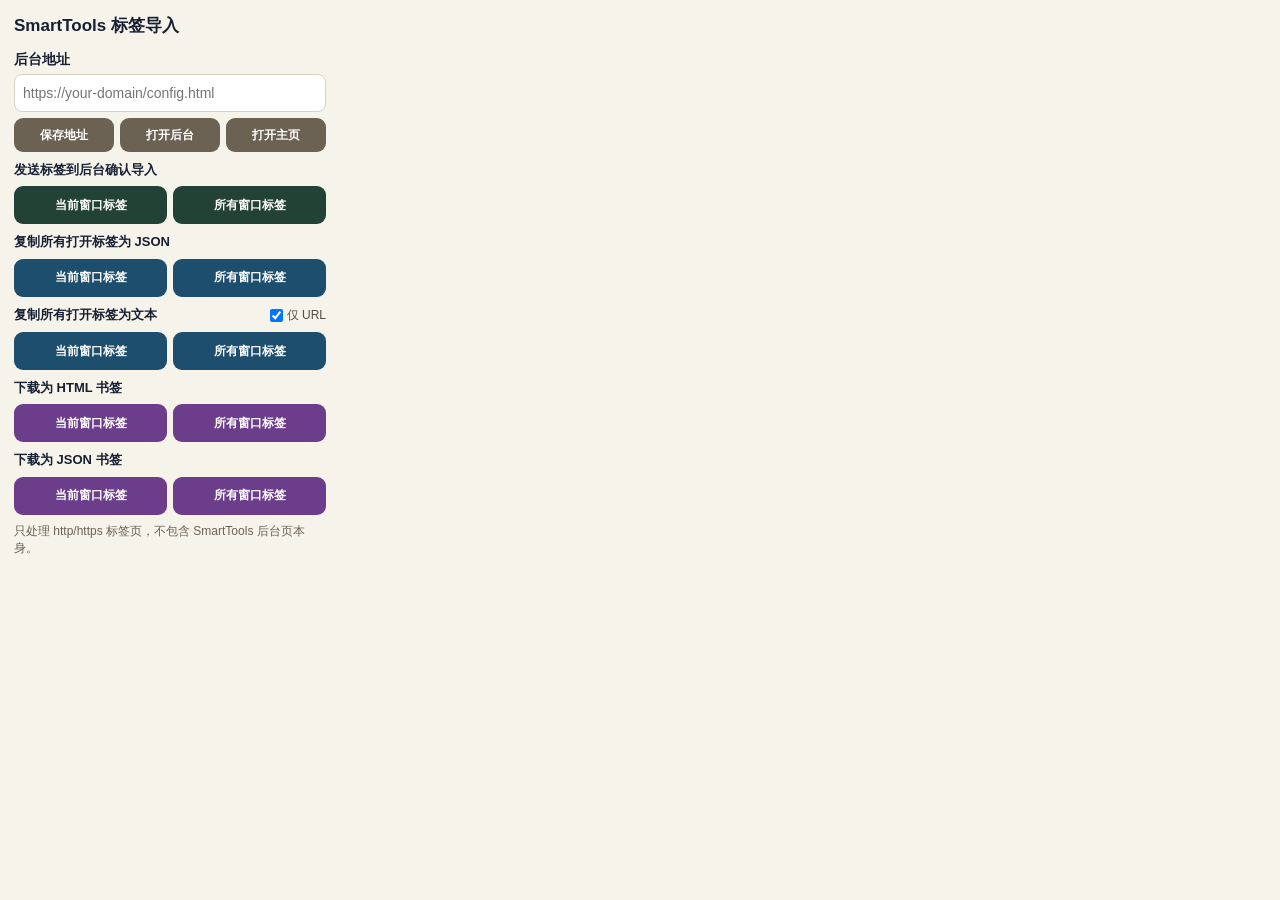
<file: extensions/open-tabs-importer/popup.html>
<!doctype html>
<html lang="zh-CN">
<head>
  <meta charset="utf-8">
  <meta name="viewport" content="width=device-width,initial-scale=1">
  <title>SmartTools Tabs</title>
  <link rel="stylesheet" href="popup.css">
</head>
<body>
  <main>
    <h1>SmartTools 标签导入</h1>
    <section class="group">
      <label class="field">
        <span>后台地址</span>
        <input id="configUrl" type="url" placeholder="https://your-domain/config.html">
      </label>
      <div class="url-btn-row">
        <button id="saveUrl" class="url-btn" type="button">保存地址</button>
        <button id="openBackend" class="url-btn" type="button">打开后台</button>
        <button id="openHome" class="url-btn" type="button">打开主页</button>
      </div>
    </section>

    <section class="group">
      <h2>发送标签到后台确认导入</h2>
      <div class="btn-row">
        <button id="importCurrent" type="button">当前窗口标签</button>
        <button id="importAll" type="button">所有窗口标签</button>
      </div>
    </section>

    <section class="group">
      <h2>复制所有打开标签为 JSON</h2>
      <div class="btn-row">
        <button id="copyCurrent" class="copy-btn" type="button">当前窗口标签</button>
        <button id="copyAll" class="copy-btn" type="button">所有窗口标签</button>
      </div>
    </section>

    <section class="group">
      <div class="section-head">
        <h2>复制所有打开标签为文本</h2>
        <label class="check">
          <input id="copyTextUrlsOnly" type="checkbox" checked>
          <span>仅 URL</span>
        </label>
      </div>
      <div class="btn-row">
        <button id="copyTextCurrent" class="copy-btn" type="button">当前窗口标签</button>
        <button id="copyTextAll" class="copy-btn" type="button">所有窗口标签</button>
      </div>
    </section>

    <section class="group">
      <h2>下载为 HTML 书签</h2>
      <div class="btn-row">
        <button id="exportCurrentFile" class="export-btn" type="button">当前窗口标签</button>
        <button id="exportAllFile" class="export-btn" type="button">所有窗口标签</button>
      </div>
    </section>

    <section class="group">
      <h2>下载为 JSON 书签</h2>
      <div class="btn-row">
        <button id="exportJsonCurrent" class="export-btn" type="button">当前窗口标签</button>
        <button id="exportJsonAll" class="export-btn" type="button">所有窗口标签</button>
      </div>
    </section>

    <p id="status" class="status"></p>
    <p class="hint">只处理 http/https 标签页，不包含 SmartTools 后台页本身。</p>
  </main>
  <script src="popup.js"></script>
</body>
</html>
</file>
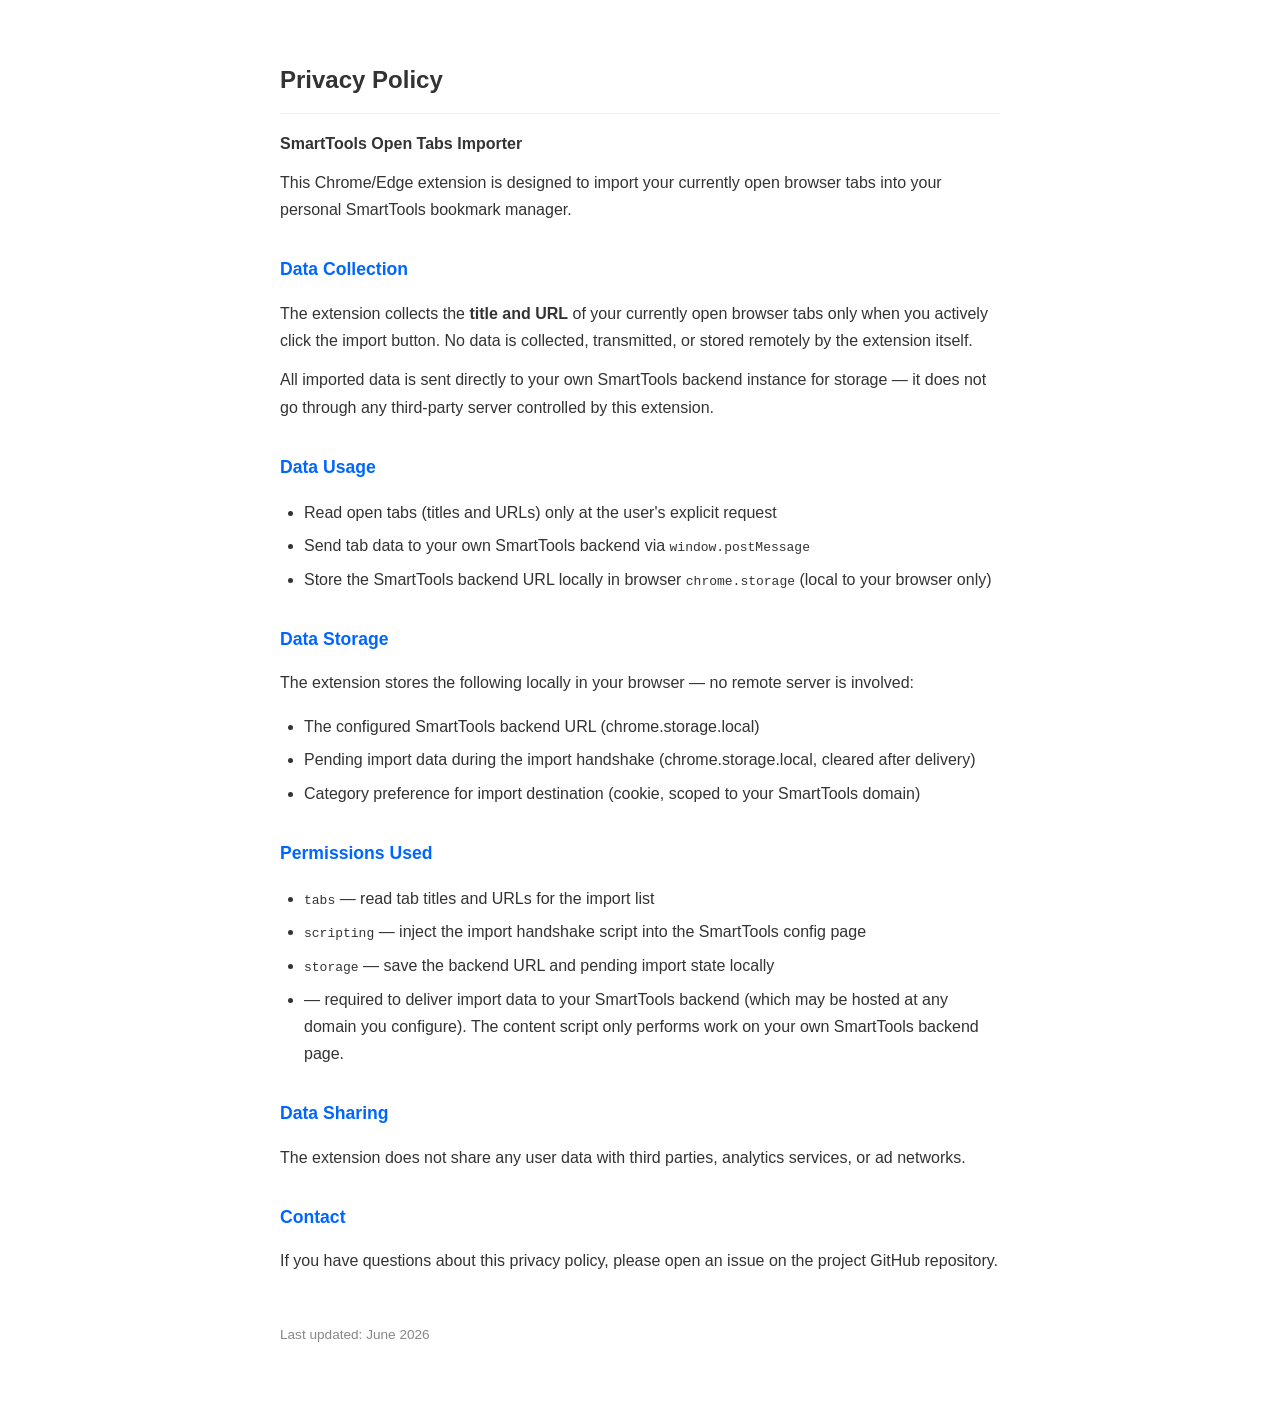
<file: extensions/open-tabs-importer/privacy-policy.html>
<!DOCTYPE html>
<html lang="en">
<head>
  <meta charset="UTF-8">
  <meta name="viewport" content="width=device-width, initial-scale=1.0">
  <title>Privacy Policy — SmartTools Open Tabs Importer</title>
  <style>
    body { font-family: -apple-system, BlinkMacSystemFont, 'Segoe UI', sans-serif; max-width: 720px; margin: 60px auto; padding: 0 20px; color: #333; line-height: 1.7; }
    h1 { font-size: 1.5rem; border-bottom: 1px solid #eee; padding-bottom: 12px; }
    h2 { font-size: 1.1rem; margin-top: 2rem; color: #0066ff; }
    p { margin: 0.75rem 0; }
    ul { padding-left: 1.5rem; }
    li { margin: 0.4rem 0; }
    .updated { color: #888; font-size: 0.85rem; margin-top: 3rem; }
  </style>
</head>
<body>
  <h1>Privacy Policy</h1>
  <p><strong>SmartTools Open Tabs Importer</strong></p>
  <p>This Chrome/Edge extension is designed to import your currently open browser tabs into your personal SmartTools bookmark manager.</p>

  <h2>Data Collection</h2>
  <p>The extension collects the <strong>title and URL</strong> of your currently open browser tabs only when you actively click the import button. No data is collected, transmitted, or stored remotely by the extension itself.</p>
  <p>All imported data is sent directly to your own SmartTools backend instance for storage — it does not go through any third-party server controlled by this extension.</p>

  <h2>Data Usage</h2>
  <ul>
    <li>Read open tabs (titles and URLs) only at the user's explicit request</li>
    <li>Send tab data to your own SmartTools backend via <code>window.postMessage</code></li>
    <li>Store the SmartTools backend URL locally in browser <code>chrome.storage</code> (local to your browser only)</li>
  </ul>

  <h2>Data Storage</h2>
  <p>The extension stores the following locally in your browser — no remote server is involved:</p>
  <ul>
    <li>The configured SmartTools backend URL (chrome.storage.local)</li>
    <li>Pending import data during the import handshake (chrome.storage.local, cleared after delivery)</li>
    <li>Category preference for import destination (cookie, scoped to your SmartTools domain)</li>
  </ul>

  <h2>Permissions Used</h2>
  <ul>
    <li><code>tabs</code> — read tab titles and URLs for the import list</li>
    <li><code>scripting</code> — inject the import handshake script into the SmartTools config page</li>
    <li><code>storage</code> — save the backend URL and pending import state locally</li>
    <li><code><all_urls></code> — required to deliver import data to your SmartTools backend (which may be hosted at any domain you configure). The content script only performs work on your own SmartTools backend page.</li>
  </ul>

  <h2>Data Sharing</h2>
  <p>The extension does not share any user data with third parties, analytics services, or ad networks.</p>

  <h2>Contact</h2>
  <p>If you have questions about this privacy policy, please open an issue on the project GitHub repository.</p>

  <p class="updated">Last updated: June 2026</p>
</body>
</html>
</file>
<file: extensions/open-tabs-importer/popup.css>
body {
  width: 340px;
  margin: 0;
  font: 14px/1.45 "Segoe UI", sans-serif;
  color: #172033;
  background: #f6f3ea;
}

main {
  padding: 14px;
}

h1 {
  margin: 0 0 10px;
  font-size: 17px;
}

.group {
  margin-top: 10px;
}

.group:first-of-type {
  margin-top: 0;
}

.field span,
h2 {
  display: block;
  font-weight: 700;
  margin: 0 0 5px;
}

h2 {
  font-size: 13px;
  line-height: 1.25;
}

.section-head {
  display: flex;
  align-items: center;
  justify-content: space-between;
  gap: 8px;
}

.section-head h2 {
  margin-bottom: 0;
}

.check {
  display: inline-flex;
  align-items: center;
  gap: 4px;
  color: #514b41;
  font-size: 12px;
  white-space: nowrap;
}

.check input {
  box-sizing: border-box;
  width: 13px;
  height: 13px;
  margin: 0;
  padding: 0;
  border-radius: 2px;
}

.url-btn-row {
  display: flex;
  gap: 6px;
  margin-top: 6px;
}

.url-btn {
  flex: 1;
  width: 100%;
  min-height: 34px;
  margin: 0;
  padding: 7px 6px;
  border: 0;
  border-radius: 9px;
  background: #6b6253;
  color: #fff;
  font-weight: 700;
  cursor: pointer;
  font-size: 12px;
  line-height: 1.2;
  white-space: normal;
}

input {
  box-sizing: border-box;
  width: 100%;
  padding: 8px;
  border: 1px solid #d8d2c3;
  border-radius: 8px;
  font: inherit;
}

.btn-row {
  display: flex;
  gap: 6px;
  margin-top: 8px;
}

.btn-row button {
  flex: 1;
  width: 100%;
  min-height: 38px;
  margin: 0;
  padding: 8px 6px;
  border: 0;
  border-radius: 9px;
  background: #234236;
  color: #fff;
  font-weight: 700;
  cursor: pointer;
  font-size: 12px;
  line-height: 1.25;
  white-space: normal;
}

.btn-row button.copy-btn {
  background: #1d4e6e;
}

.btn-row button.export-btn {
  background: #6b3d8a;
}

.hint,
.status {
  margin: 8px 0 0;
  color: #6b6253;
  font-size: 12px;
}

.status.ok {
  color: #1f7a3d;
}

.status.err {
  color: #b42318;
}
</file>
